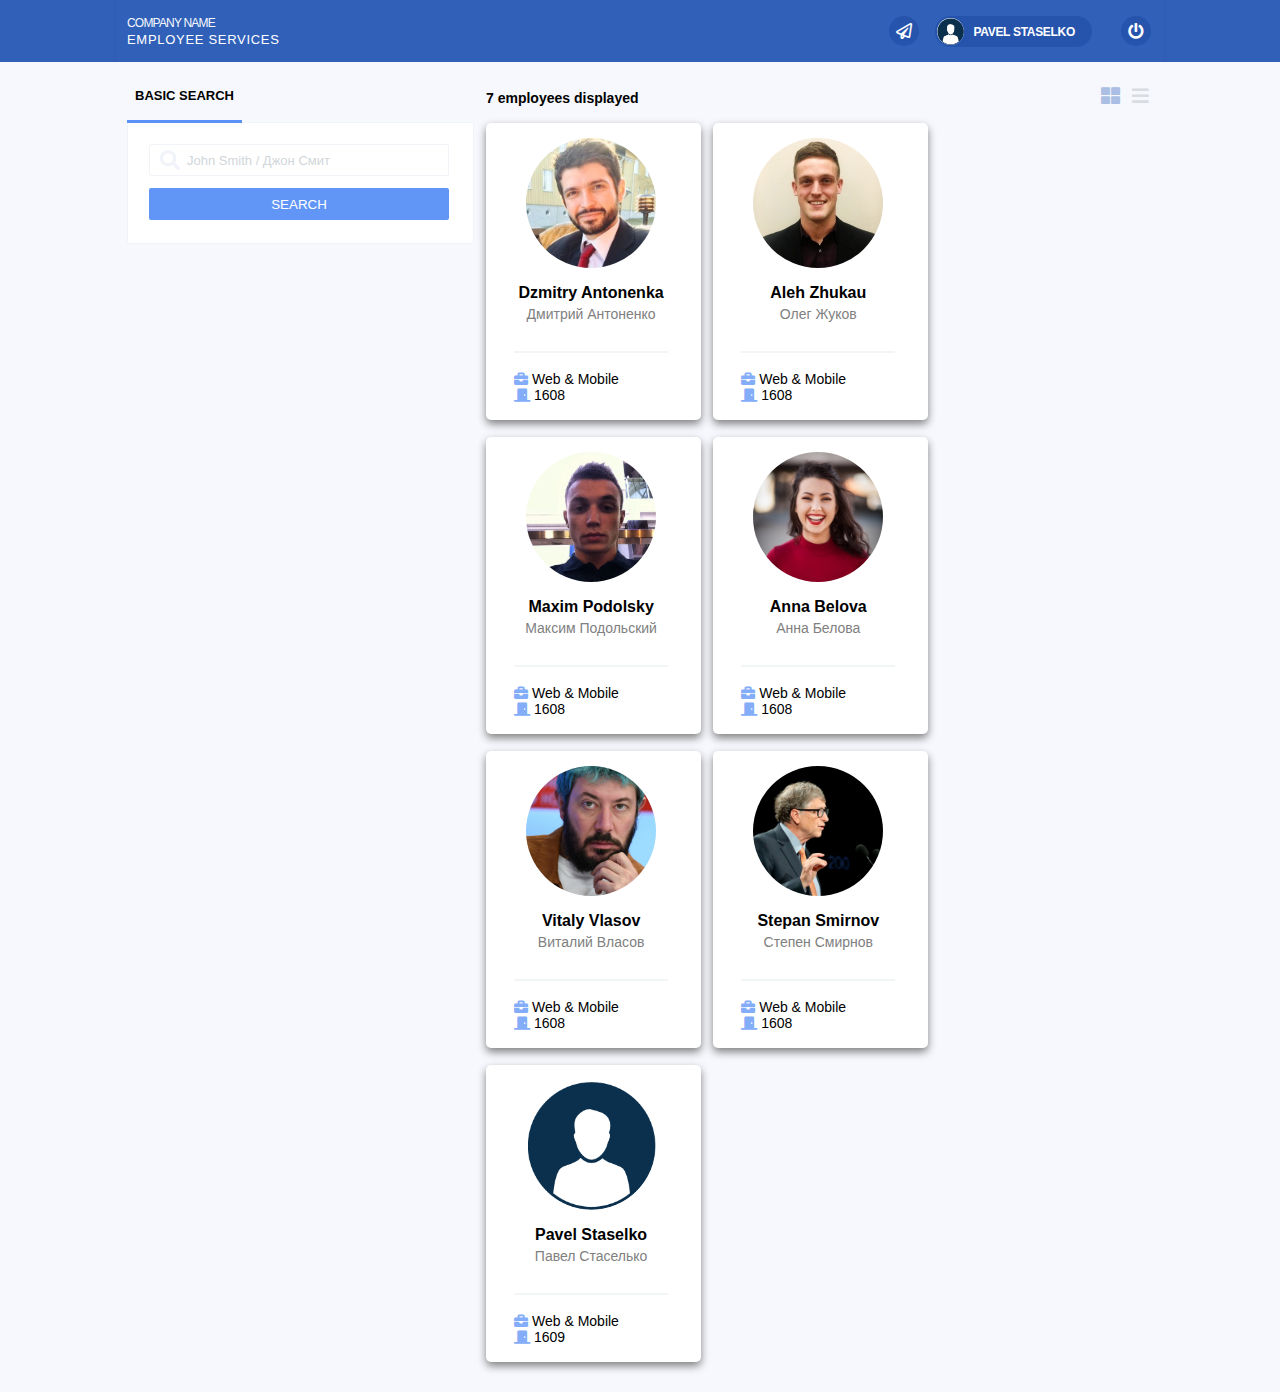
<file: index.html>
<!DOCTYPE html>
<html lang="en">

<head>
    <meta charset="UTF-8">
    <meta name="viewport" content="width=device-width, initial-scale=1.0">
    <link rel="stylesheet" href="css/style.css">
    <link rel="stylesheet" href="font-awesome/css/all.min.css">
    <title>Document</title>
</head>

<body>
    <div class="container">
        <header class="header">
            <div class="header-border">
                <a href="index.html" class="logo">
                    <span class="company-name">Company Name</span>
                    <span class="service-name">employee services</span>
                </a>
                <div class="header-info">
                    <button class="send">
                        <i class="far fa-paper-plane send-icon"></i>
                    </button>
                    <a class="user" href="index.html">
                        <img src="img/profile_photo.png" alt="profile_photo" class="user-photo">
                        <span class="user-name">pavel staselko</span>
                    </a>
                    <button class="power-off">
                        <i class="fas fa-power-off power-off-icon"></i>
                    </button>
                </div>
            </div>
        </header>
        <main class="main-block" id="main-block">
            <div class="search">
                <span class="search-basic">basic search</span>
                <div class="search-form" id="search-form">
                    <input type="text" class="search-field" placeholder="John Smith / Джон Смит" id="search-field"
                        autocomplete="off">
                    <input type="button" class="search-button" value="Search" id="search-button">
                </div>
            </div>
            <div class="main-block-info">
                <div class="controls">
                    <span class="result-stats" id="result-stats"></span>
                    <div class="views">
                        <button class="grid-view" id="grid-view">
                            <i class="fas fa-th-large grid-view-icon view-active" id="grid-view-icon"></i>
                        </button>
                        <button class="table-view" id="table-view">
                            <i class="fas fa-bars table-view-icon" id="table-view-icon"></i>
                        </button>
                    </div>
                </div>
                <div class="test" id="test"></div>
                <div class="cards" id="cards">
                    <!--js code here-->
                </div>
            </div>

        </main>
    </div>

    <!--tempalates-->
    <template id="categories-template">
        <div class="categories">
            <div class="category category-photo">
                <div class="photo-icon"></div>
                <span class="category-title">Photo</span>
            </div>
            <div class="category category-name">
                <i class="fas fa-user name-icon"></i>
                <span class="category-title">Name</span>
            </div>
            <div class="category category-department">
                <i class="fas fa-briefcase department-icon"></i>
                <span class="category-title">Department</span>
            </div>
            <div class="category category-room">
                <i class="fas fa-door-closed room-icon"></i>
                <span class="category-title">Room</span>
            </div>
        </div>
    </template>

    <script type="text/template" id="grid-view-template">
        <a href="profile.html" class="card" id="Id">
            <img src="Photo" alt="profile_photo" class="card-img">
            <span class="card-name">Name</span>
            <span class="card-name-native">NameNat</span>
            <div class="card-additional-info">
                <div class="department" >
                    <i class="fas fa-briefcase department-icon" ></i>
                    <span class="department-name" >Department</span>
                </div>
                <div class="room" >
                    <i class="fas fa-door-closed room-icon" ></i>
                    <span class="room-number" >Room</span>
                </div>
            </div>
        </a>
    </script>

    <script type="text/template" id="table-view-template">
        <a href="profile.html" class="card-table" id="Id"> 
            <img src="Photo" alt="user-photo" class="card-img" >
            <div class="card-names" >
                <span class="card-name" >Name</span>
                <span class="card-name-native" >NameNat</span>
            </div>
            <span class="department-name">Department</span>
            <span class="room-number" >Room</span>
        </a>
    </script>
    <script src="js/data.js"></script>
    <script src="js/app.js"></script>
</body>

</html>
</file>
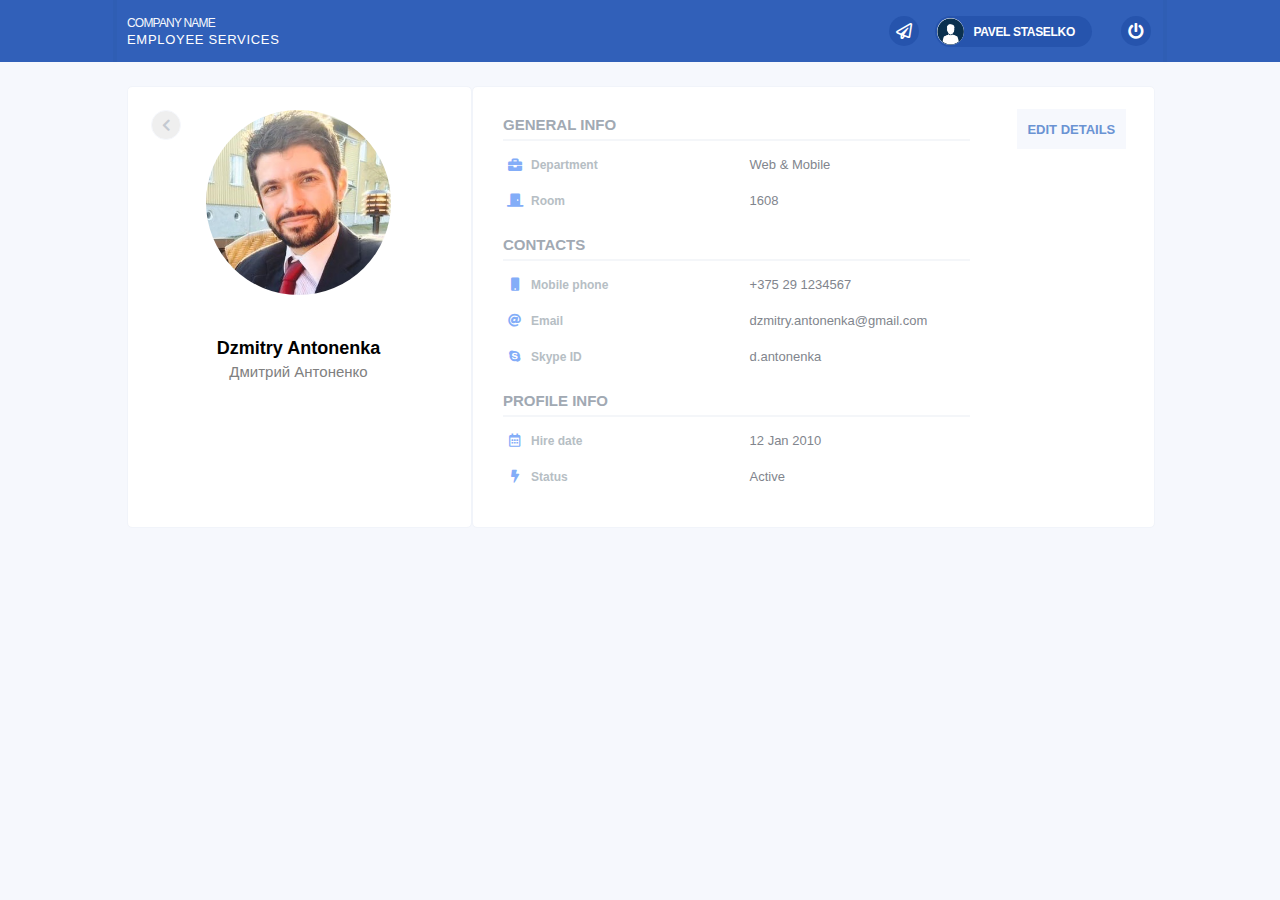
<file: profile.html>
<!DOCTYPE html>
<html lang="en">
<head>
    <meta charset="UTF-8">
    <meta name="viewport" content="width=device-width, initial-scale=1.0">
    <link rel="stylesheet" href="css/style.css">
    <link rel="stylesheet" href="font-awesome/css/all.min.css">
    <title>User</title>
</head>
<body>

    <div class="container">
        <header class="header">
            <div class="header-border">
                <a href="index.html" class="logo">
                    <span class="company-name">Company Name</span>
                    <span class="service-name">employee services</span>
                </a>
                <div class="header-info">
                    <button class="send">
                        <i class="far fa-paper-plane send-icon"></i>
                    </button>
                    <a class="user" href="index.html">
                        <img src="img/profile_photo.png" alt="profile_photo" class="user-photo">
                        <span class="user-name">pavel staselko</span>
                    </a>
                    <button class="power-off">
                        <i class="fas fa-power-off power-off-icon"></i>
                    </button>
                </div>
            </div>
        </header>
        <main class="main-block" id="main-block">

        </main>
    </div>
    
    <script type="text/template" id="main-block-template">
        <div class="page-block">
            <div class="brief-info">
                <button class="come-back" id="come-back" onclick="goBack()">  
                    <i class="fas fa-chevron-left come-back-icon"></i>
                </button>
                <div class="brief-info-wrp">
                    <img src="PHOTO" alt="profile_photo" class="card-img">
                    <span class="card-name">NAME</span>
                    <span class="card-name-native">NAMENAT</span>
                </div>
            </div>
            <div class="detailed-info">
                <div class="detailed-info-wrp">
                    <div class="detailed-info-block">
                        <span class="detailed-info-title">general info</span>
                        <div class="category">
                            <i class="fas fa-briefcase department-icon icon"></i>
                            <span class="category-title">Department</span>
                        </div>
                        <div class="category">
                            <span class="category-value">DEPARTMENT</span>
                        </div>
                        <div class="category">
                            <i class="fas fa-door-closed room-icon icon"></i>
                            <span class="category-title">Room</span>
                        </div>
                        <div class="category">
                            <span class="category-value">ROOM</span>
                        </div>
                    </div>
                    <div class="detailed-info-block">
                        <span class="detailed-info-title">contacts</span>
                        <div class="category">
                            <i class="fas fa-mobile mobile-icon icon"></i>
                            <span class="category-title">Mobile phone</span>
                        </div>
                        <div class="category">
                            <span class="category-value">PHONE</span>
                        </div>
                        <div class="category">
                            <i class="fas fa-at email-icon icon"></i>
                            <span class="category-title">Email</span>
                        </div>
                        <div class="category">
                            <span class="category-value">EMAIL</span>
                        </div>
                        <div class="category">
                            <i class="fab fa-skype skype-icon icon"></i>
                            <span class="category-title">Skype ID</span>
                        </div>
                        <div class="category">
                            <span class="category-value">SKYPE</span>
                        </div>
                    </div>
                    <div class="detailed-info-block">
                        <span class="detailed-info-title">profile info</span>
                        <div class="category">
                            <i class="far fa-calendar-alt hire-date-icon icon"></i>
                            <span class="category-title">Hire date</span>
                        </div>
                        <div class="category">
                            <span class="category-value">HIREDATE</span>
                        </div>
                        <div class="category">
                            <i class="fas fa-bolt status-icon icon"></i>
                            <span class="category-title">Status</span>
                        </div>
                        <div class="category">
                            <span class="category-value">STATUS</span>
                        </div>
                    </div>
                </div>
                <button class="btn-edit-details">edit details</button>
            </div>
        </div>
    </script>
    <script src="js/data.js"></script>
    <script src="js/app2.js"></script>
</body>
</html>
</file>
<file: css/style.css>
* {
    box-sizing: border-box;
    margin: 0;
}

button:hover {
    cursor: pointer;
}

input[type="text"]:focus {
    outline: none;
}

input[type="button"] {
    cursor: pointer;
}

input[type="button"]:focus {
    border: none;
    outline: none;
}

button:focus {
    border: none;
    outline: none;
}

.container {
    font-family: Arial, Helvetica, sans-serif;
    width: 100%;
    min-height: 100vh;
    max-height: 100%;
    max-width: 1500px;
    margin: 0 auto;
    background-color: #f6f8fd;
}

.header {
    background-color: #3160b9;
    padding: 0 113px 0 113px;
}

.header-border {
    border-right: 4px solid #2f5eb4;
    border-left: 4px solid #2f5eb4;
    display: flex;
    justify-content: space-between;
    padding: 16px 12px 15px 10px;
}

.logo {
    display: flex;
    flex-direction: column;
    text-decoration: none;
    text-transform: uppercase;
}

.logo:hover {
    transform: scale(1.05);
}

.company-name {
    color: #f6f8fd;
    font-size: 12px;
    letter-spacing: -0.8px;
}

.service-name {
    color: white;
    font-size: 13px;
    margin-top: 2px;
    letter-spacing: 0.7px;
}

.header-info {
    display: flex;
    justify-content: space-between;
}

.send {
    border: none;
    border-radius: 50%;
    background-color: #2654ad;
    width: 30px;
    height: 30px;
    display: flex;
    justify-content: center;
    align-items: center;
}

.send:hover {
    background-color: #fff;
}

.send-icon {
    color: white;
    font-size: 16px;
}

.send:hover .send-icon {
    fill: #2654ad;
}

.user {
    border-radius: 50px;
    display: flex;
    align-items: center;
    background-color: #2654ad;
    padding: 2px 17px 2px 2px;
    margin-left: 16px;
    text-decoration: none;
}

.user:hover {
    background-color: #fff;
}

.user-photo {
    border-radius: 50%;
    height: 27px;
    width: 27px;
}

.user-name {
    margin-left: 9px;
    text-transform: uppercase;
    color: white;
    font-weight: bold;
    font-size: 12px;
    letter-spacing: -0.3px;
}

.user:hover .user-name {
    color: #2654ad;
}

.power-off {
    border: none;
    border-radius: 50%;
    background-color: #2654ad;
    width: 30px;
    height: 30px;
    display: flex;
    justify-content: center;
    align-items: center;
    margin-left: 29px;
}

.power-off:hover {
    background-color: #fff;
}

.power-off-icon {
    color: white;
    font-size: 16px;
}

.power-off:hover .power-off-icon {
    fill: #2654ad;
}

.main-block {
    padding: 24px 125px 30px 127px;
    display: flex;
    justify-content: space-between;
}

.search-basic {
    text-transform: uppercase;
    font-size: 13px;
    font-weight: bold;
    padding: 0 8px 17px 8px;
    border-bottom: 3px solid #5a91f6;
}

.search-form {
    margin-top: 18px;
    padding: 21px 24px 23px 21px;
    background-color: #fff;
    border: 1px solid #f0f3f8;
    border-radius: 2px;
    display: flex;
    flex-direction: column;
}

.search-field {
    font-size: 13px;
    width: 300px;
    height: 32px;
    border: 1px solid #f0f3f8;
    border-radius: 2px;
    background-image: url(../img/search-solid.svg);
    background-position: 10px;
    background-repeat: no-repeat;
    color: grey;
    padding-left: 37px;
}

.search-field::-moz-placeholder {
    color: #d1d6da;
}

.search-field::-webkit-input-placeholder {
    color: #d1d6da;
}

.search-button {
    width: 300px;
    height: 32px;
    background-color: #6196f7;
    color: white;
    border: none;
    border-radius: 2px;
    text-transform: uppercase;
    margin-top: 12px;
}

.search-button:hover {
    background-color: white;
    color: #6196f7;
    border: 2px solid #6196f7;
}

.search-button:focus {
    background-color: #6196f7;
    color: white;
}

.main-block-info {
    width: 66.6%;
}

.controls {
    display: flex;
    justify-content: space-between;
    margin-top: 4px;
}

.result-stats {
    color: #000;
    font-size: 14px;
    font-weight: bold;
    margin-left: 12px;
}

.views {
    display: flex;
    margin-top: -6px;
}

.table-view,
.grid-view {
    background-color: transparent;
    border: none;
    display: flex;
    justify-content: center;
    align-items: center;
}

.table-view-icon,
.grid-view-icon {
    font-size: 19px;
    color: #d8dde2;
}

.table-view:hover .table-view-icon,
.grid-view:hover .grid-view-icon {
    color: #aabfe3;
}

.view-active {
    color: #aabfe3;
}

.cards {
    display: flex;
    flex-wrap: wrap;
}

.card {
    padding: 15px 33px 17px 28px;
    text-decoration: none;
    background-color: white;
    margin: 17px 0 0 12px;
    width: 31.6%;
    display: flex;
    justify-content: center;
    flex-wrap: wrap;
    border-radius: 5px;
    box-shadow: 0 4px 8px 0 grey;
    transition: transform 0.5s ease-out;
}

.card:hover {
    transform: translateY(-5px);
}

.card-img {
    border-radius: 50%;
    width: 130px;
    height: 130px;
    display: block;
}

.card-name {
    width: 100%;
    text-align: center;
    display: block;
    color: black;
    font-weight: bold;
    margin-top: 16px;
}

.card-name-native {
    display: block;
    color: grey;
    margin-top: 4px;
    font-size: 14px;
}

.card-additional-info {
    display: flex;
    justify-content: space-between;
    flex-wrap: wrap;
    width: 100%;
}

.card-additional-info:before {
    content: "";
    display: block;
    width: 100%;
    height: 2px;
    background-color: #f2f5f5;
    margin-bottom: 18px;
    margin-top: 29px;
}

.department,
.room {
    display: flex;
    align-items: center;
}

.department-icon{
    font-size: 14px;
    color: #83adf8;
}
.room-icon {
    font-size: 13px;
    color: #83adf8;
}

.department-name,
.room-number {
    font-size: 14px;
    margin-left: 4px;
    color: #000;
}

/**Вторая часть**/

.categories {
    background-color: #fff;
    display: flex;
    margin: 17px 0 3px 12px;
    padding: 10px 23px 12px 10px;
    border-radius: 5px;
    border: 1px solid #f0f3f8;
    width: 98.4%;
}

.category {
    display: flex;
    align-items: center;
}

.category-photo {
    width: 10%;
}

.photo-icon {
    width: 15px;
    height: 15px;
    border-radius: 50%;
    border: 2px solid #83adf8;
    display: inline-block;
}

.category-name {
    width: 29.5%;
}

.name-icon {
    color: #83adf8;
    font-size: 13px;
}

.category-department {
    width: 27.5%;
}

.category-title {
    font-size: 12px;
    font-weight: bold;
    margin: 0 0 0 5px;
}

.card-table {
    width: 98.4%;
    background-color: #fff;
    border-radius: 5px;
    border: 1px solid #f0f3f8;
    margin: 0 0 1px 12px;
    padding: 9px 23px 11px 10px;
    display: flex;
    align-items: center;
    text-decoration: none;
}

.card-table:hover {
    transform: scale(1.01);
}

.card-names {
    margin: 0 0 0 19px;
    width: 29.4%;
}

.card-table .card-img {
    width: 50px;
    height: 50px;
}

.card-table .card-name {
    margin: 0;
    text-align: left;
}

.card-table .department-name {
    width: 27%;
}

.no-search-result {
    display: block;
    margin: 14px 0 0 10px;
    font-size: 20px;
}

/**Третья часть**/
.page-block{
    display: flex;
    width: 100%;
}

.brief-info{
    background-color:#ffffff;
    border: 1px solid#f1f4fa;
    border-radius: 5px;
    padding: 23px 80px 23px 23px;
    display: flex;
}

.come-back{
    width: 30px;
    height: 30px;
    border-radius: 50%;
    border: 1px solid #f6f8fd;
}

.come-back-icon{
    color: #c4c9d1; 
}

.brief-info-wrp{
    margin: 0 0 0 25px;
}

.brief-info-wrp .card-img{
    width: 185px;
    height: 185px;
}

.brief-info-wrp .card-name{
    margin-top: 43px;
    font-size: 18px;
}

.brief-info-wrp .card-name-native{
    width: 100%;
    text-align: center;
    font-size: 15px;
}

.detailed-info{
    background-color:#ffffff;
    border: 1px solid#f1f4fa;
    border-radius: 5px;
    padding: 22px 28px 22px 30px;
    width: 100%;
    display: flex;
    justify-content: space-between;
}

.detailed-info-wrp{
    width: 100%;
}

.detailed-info-block{
    display: flex;
    flex-wrap: wrap;
}

.detailed-info-title{
    width: 100%;
    color:#a1a9b3;
    text-transform: uppercase;
    font-weight: bold;
    font-size: 15px;
    margin: 7px 0 0 0;
}

.detailed-info-title:after{
    content: '';
    display: block;
    width: 91%;
    height: 2px;
    background-color: #f4f6f9;
    margin: 6px 0 16px 0;
}

.detailed-info-block .category{
    margin: 0 0 21px 0;
    width: 48%;
}

.detailed-info-block .icon{
    width: 23px;
    display: flex;
    justify-content: center;
}

.detailed-info-block .category-title{
    color: #b6bec4;
}

.mobile-icon,
.email-icon,
.skype-icon,
.hire-date-icon,
.status-icon{
    font-size: 13px;
    color: #83adf8;
}

.category-value{
    color: #81858d;
    font-size: 13px;
}

.btn-edit-details{
    width: 130px;
    height: 40px;
    background-color: #f6f8fd;
    font-size: 13px;
    color: #6a93d3;
    text-transform: uppercase;
    border: none;
    font-weight: bold;
}
</file>
